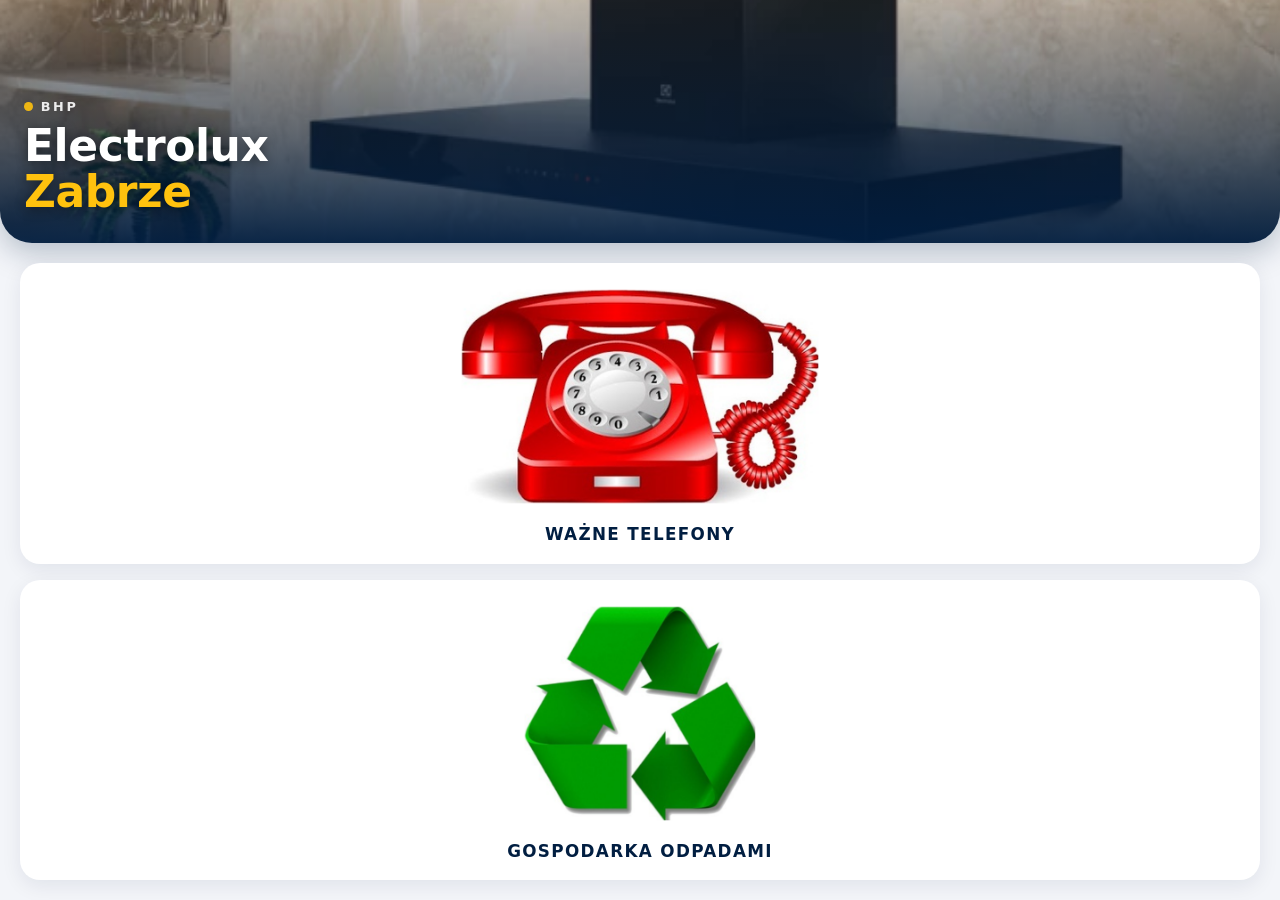
<file: index.html>
<!DOCTYPE html>
<html lang="pl">
<head>
  <meta charset="UTF-8">
  <meta name="viewport" content="width=device-width, initial-scale=1.0, viewport-fit=cover">
  <meta name="theme-color" content="#011e41">
  <meta name="apple-mobile-web-app-capable" content="yes">
  <meta name="mobile-web-app-capable" content="yes">
  <meta name="apple-mobile-web-app-status-bar-style" content="black-translucent">
  <title>PLB Zabrze – BHP</title>
  <link rel="stylesheet" href="css/style.css">
</head>
<body class="home">
  <header class="hero">
    <div class="hero__brand"><span class="hero__dot"></span>BHP</div>
    <h1>Electrolux<br><span>Zabrze</span></h1>
  </header>

  <nav class="tiles">
    <a class="tile" href="telefony.html">
      <img src="img/ikona-telefony.png" alt="">
      <span class="tile__label">Ważne telefony</span>
    </a>
    <a class="tile" href="odpady.html">
      <img src="img/ikona-odpady.png" alt="">
      <span class="tile__label">Gospodarka odpadami</span>
    </a>
  </nav>
</body>
</html>
</file>
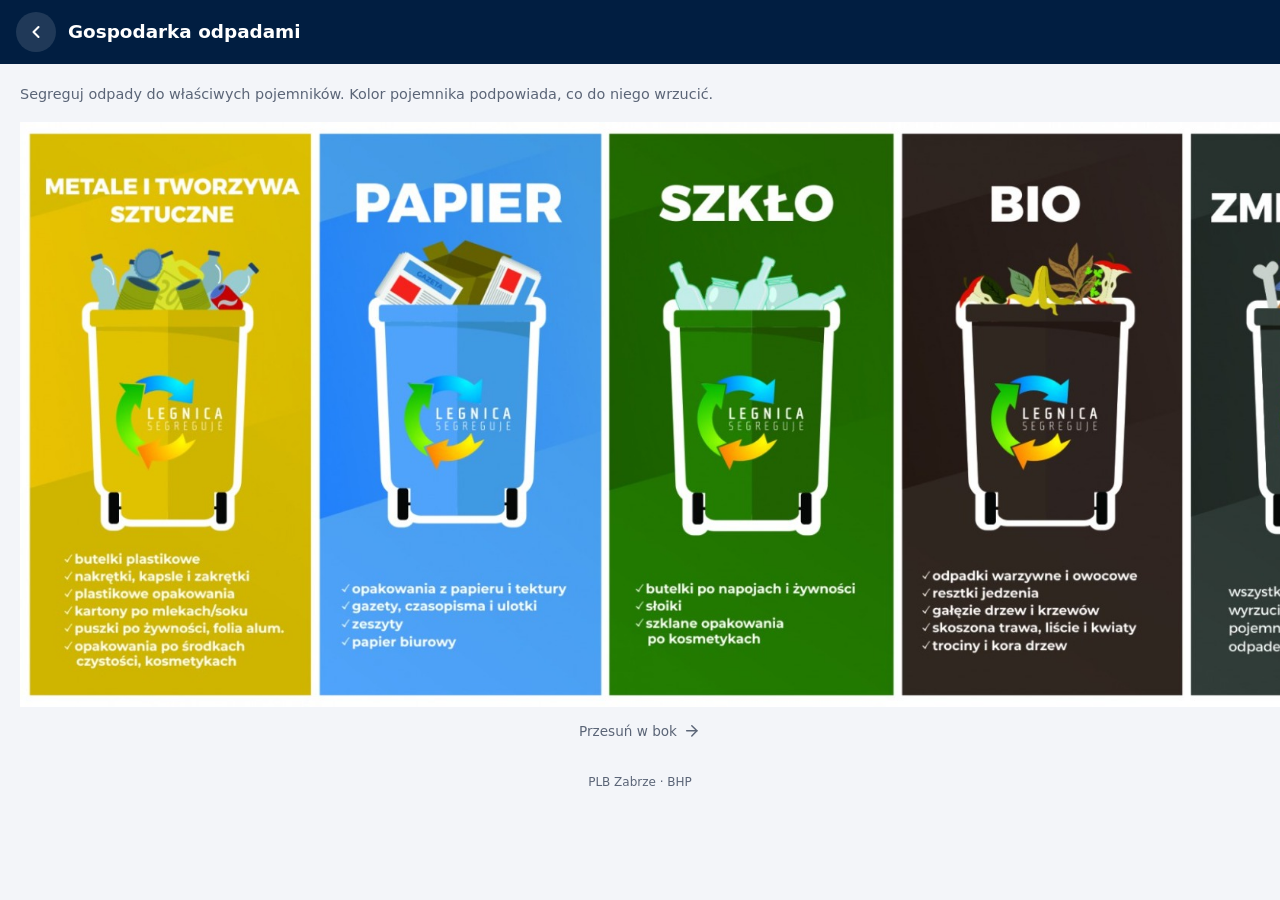
<file: odpady.html>
<!DOCTYPE html>
<html lang="pl">
<head>
  <meta charset="UTF-8">
  <meta name="viewport" content="width=device-width, initial-scale=1.0, viewport-fit=cover">
  <meta name="theme-color" content="#011e41">
  <meta name="apple-mobile-web-app-capable" content="yes">
  <meta name="mobile-web-app-capable" content="yes">
  <meta name="apple-mobile-web-app-status-bar-style" content="black-translucent">
  <title>Gospodarka odpadami – PLB Zabrze</title>
  <link rel="stylesheet" href="css/style.css">
</head>
<body>
  <header class="topbar">
    <a class="topbar__back" href="index.html" aria-label="Wróć">
      <svg viewBox="0 0 24 24" fill="none" stroke="currentColor" stroke-width="2.5" stroke-linecap="round" stroke-linejoin="round" aria-hidden="true"><path d="m15 18-6-6 6-6"/></svg>
    </a>
    <h1>Gospodarka odpadami</h1>
  </header>

  <p class="page-intro">Segreguj odpady do właściwych pojemników. Kolor pojemnika podpowiada, co do niego wrzucić.</p>

  <div class="scroller">
    <img src="img/odpady.jpg" alt="Zasady segregacji: metale i tworzywa sztuczne (żółty), papier (niebieski), szkło (zielony), bio (brązowy), zmieszane (czarny)">
  </div>

  <div class="swipe-hint">
    Przesuń w bok
    <svg viewBox="0 0 24 24" fill="none" stroke="currentColor" stroke-width="2" stroke-linecap="round" stroke-linejoin="round" aria-hidden="true"><path d="M5 12h14"/><path d="m12 5 7 7-7 7"/></svg>
  </div>

  <p class="footer">PLB Zabrze · BHP</p>
</body>
</html>
</file>
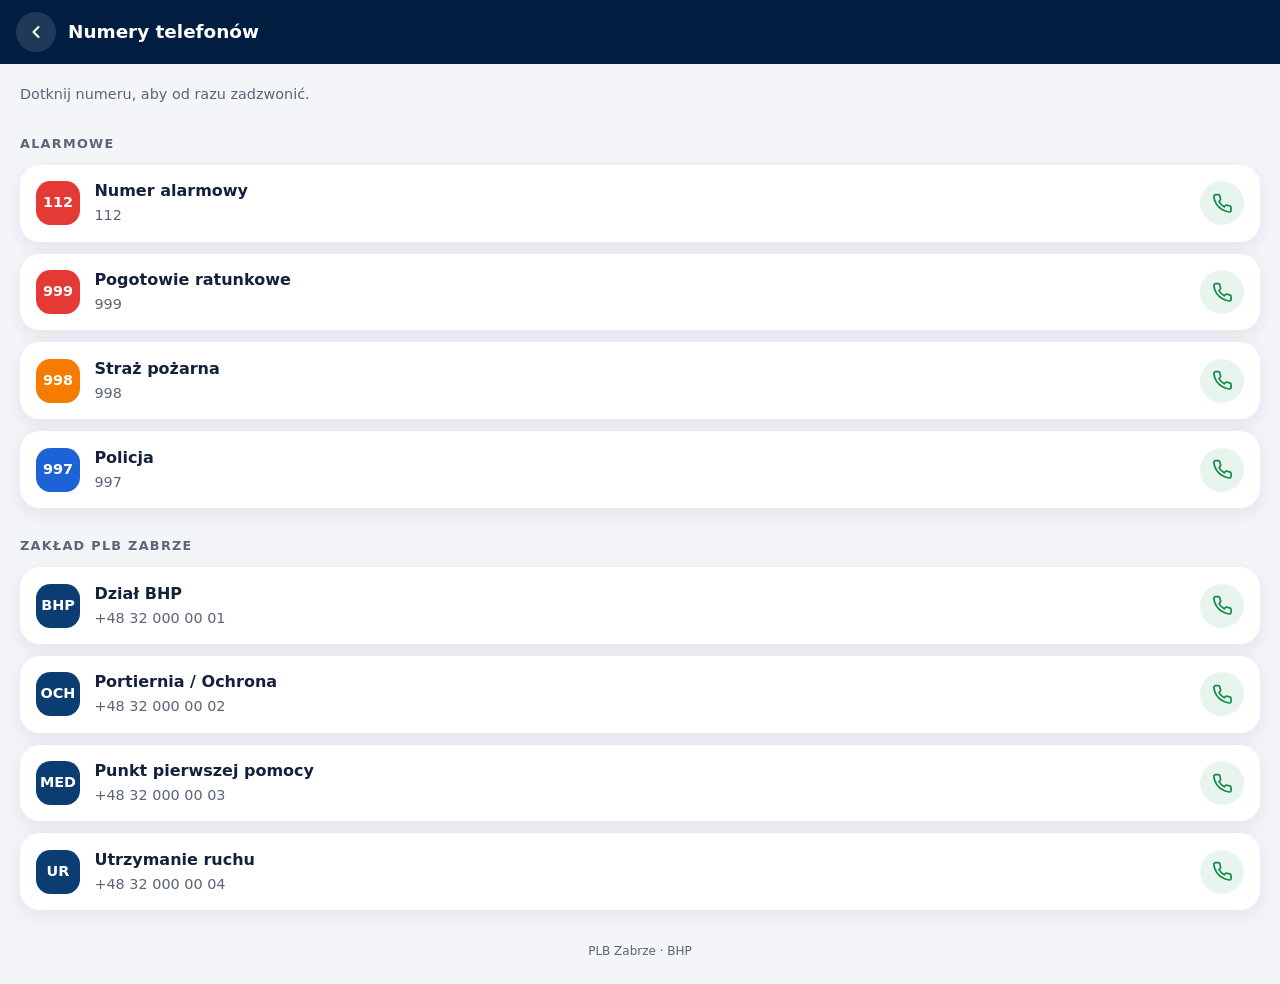
<file: telefony.html>
<!DOCTYPE html>
<html lang="pl">
<head>
  <meta charset="UTF-8">
  <meta name="viewport" content="width=device-width, initial-scale=1.0, viewport-fit=cover">
  <meta name="theme-color" content="#011e41">
  <meta name="apple-mobile-web-app-capable" content="yes">
  <meta name="mobile-web-app-capable" content="yes">
  <meta name="apple-mobile-web-app-status-bar-style" content="black-translucent">
  <title>Numery telefonów – PLB Zabrze</title>
  <link rel="stylesheet" href="css/style.css">
</head>
<body>
  <header class="topbar">
    <a class="topbar__back" href="index.html" aria-label="Wróć">
      <svg viewBox="0 0 24 24" fill="none" stroke="currentColor" stroke-width="2.5" stroke-linecap="round" stroke-linejoin="round" aria-hidden="true"><path d="m15 18-6-6 6-6"/></svg>
    </a>
    <h1>Numery telefonów</h1>
  </header>

  <p class="page-intro">Dotknij numeru, aby od razu zadzwonić.</p>

  <h2 class="section-title">Alarmowe</h2>
  <div class="contact-list">
    <a class="contact" href="tel:112">
      <span class="contact__badge contact__badge--red">112</span>
      <span class="contact__body">
        <span class="contact__name">Numer alarmowy</span><br>
        <span class="contact__number">112</span>
      </span>
      <span class="contact__call"><svg viewBox="0 0 24 24" fill="none" stroke="currentColor" stroke-width="2" stroke-linecap="round" stroke-linejoin="round" aria-hidden="true"><path d="M22 16.92v3a2 2 0 0 1-2.18 2 19.8 19.8 0 0 1-8.63-3.07 19.5 19.5 0 0 1-6-6 19.8 19.8 0 0 1-3.07-8.67A2 2 0 0 1 4.11 2h3a2 2 0 0 1 2 1.72c.13.96.36 1.9.7 2.81a2 2 0 0 1-.45 2.11L8.09 9.91a16 16 0 0 0 6 6l1.27-1.27a2 2 0 0 1 2.11-.45c.91.34 1.85.57 2.81.7A2 2 0 0 1 22 16.92z"/></svg></span>
    </a>
    <a class="contact" href="tel:999">
      <span class="contact__badge contact__badge--red">999</span>
      <span class="contact__body">
        <span class="contact__name">Pogotowie ratunkowe</span><br>
        <span class="contact__number">999</span>
      </span>
      <span class="contact__call"><svg viewBox="0 0 24 24" fill="none" stroke="currentColor" stroke-width="2" stroke-linecap="round" stroke-linejoin="round" aria-hidden="true"><path d="M22 16.92v3a2 2 0 0 1-2.18 2 19.8 19.8 0 0 1-8.63-3.07 19.5 19.5 0 0 1-6-6 19.8 19.8 0 0 1-3.07-8.67A2 2 0 0 1 4.11 2h3a2 2 0 0 1 2 1.72c.13.96.36 1.9.7 2.81a2 2 0 0 1-.45 2.11L8.09 9.91a16 16 0 0 0 6 6l1.27-1.27a2 2 0 0 1 2.11-.45c.91.34 1.85.57 2.81.7A2 2 0 0 1 22 16.92z"/></svg></span>
    </a>
    <a class="contact" href="tel:998">
      <span class="contact__badge contact__badge--orange">998</span>
      <span class="contact__body">
        <span class="contact__name">Straż pożarna</span><br>
        <span class="contact__number">998</span>
      </span>
      <span class="contact__call"><svg viewBox="0 0 24 24" fill="none" stroke="currentColor" stroke-width="2" stroke-linecap="round" stroke-linejoin="round" aria-hidden="true"><path d="M22 16.92v3a2 2 0 0 1-2.18 2 19.8 19.8 0 0 1-8.63-3.07 19.5 19.5 0 0 1-6-6 19.8 19.8 0 0 1-3.07-8.67A2 2 0 0 1 4.11 2h3a2 2 0 0 1 2 1.72c.13.96.36 1.9.7 2.81a2 2 0 0 1-.45 2.11L8.09 9.91a16 16 0 0 0 6 6l1.27-1.27a2 2 0 0 1 2.11-.45c.91.34 1.85.57 2.81.7A2 2 0 0 1 22 16.92z"/></svg></span>
    </a>
    <a class="contact" href="tel:997">
      <span class="contact__badge contact__badge--blue">997</span>
      <span class="contact__body">
        <span class="contact__name">Policja</span><br>
        <span class="contact__number">997</span>
      </span>
      <span class="contact__call"><svg viewBox="0 0 24 24" fill="none" stroke="currentColor" stroke-width="2" stroke-linecap="round" stroke-linejoin="round" aria-hidden="true"><path d="M22 16.92v3a2 2 0 0 1-2.18 2 19.8 19.8 0 0 1-8.63-3.07 19.5 19.5 0 0 1-6-6 19.8 19.8 0 0 1-3.07-8.67A2 2 0 0 1 4.11 2h3a2 2 0 0 1 2 1.72c.13.96.36 1.9.7 2.81a2 2 0 0 1-.45 2.11L8.09 9.91a16 16 0 0 0 6 6l1.27-1.27a2 2 0 0 1 2.11-.45c.91.34 1.85.57 2.81.7A2 2 0 0 1 22 16.92z"/></svg></span>
    </a>
  </div>

  <!-- Numery przykładowe – zastąpić prawdziwymi przed użyciem -->
  <h2 class="section-title">Zakład PLB Zabrze</h2>
  <div class="contact-list">
    <a class="contact" href="tel:+48320000001">
      <span class="contact__badge">BHP</span>
      <span class="contact__body">
        <span class="contact__name">Dział BHP</span><br>
        <span class="contact__number">+48 32 000 00 01</span>
      </span>
      <span class="contact__call"><svg viewBox="0 0 24 24" fill="none" stroke="currentColor" stroke-width="2" stroke-linecap="round" stroke-linejoin="round" aria-hidden="true"><path d="M22 16.92v3a2 2 0 0 1-2.18 2 19.8 19.8 0 0 1-8.63-3.07 19.5 19.5 0 0 1-6-6 19.8 19.8 0 0 1-3.07-8.67A2 2 0 0 1 4.11 2h3a2 2 0 0 1 2 1.72c.13.96.36 1.9.7 2.81a2 2 0 0 1-.45 2.11L8.09 9.91a16 16 0 0 0 6 6l1.27-1.27a2 2 0 0 1 2.11-.45c.91.34 1.85.57 2.81.7A2 2 0 0 1 22 16.92z"/></svg></span>
    </a>
    <a class="contact" href="tel:+48320000002">
      <span class="contact__badge">OCH</span>
      <span class="contact__body">
        <span class="contact__name">Portiernia / Ochrona</span><br>
        <span class="contact__number">+48 32 000 00 02</span>
      </span>
      <span class="contact__call"><svg viewBox="0 0 24 24" fill="none" stroke="currentColor" stroke-width="2" stroke-linecap="round" stroke-linejoin="round" aria-hidden="true"><path d="M22 16.92v3a2 2 0 0 1-2.18 2 19.8 19.8 0 0 1-8.63-3.07 19.5 19.5 0 0 1-6-6 19.8 19.8 0 0 1-3.07-8.67A2 2 0 0 1 4.11 2h3a2 2 0 0 1 2 1.72c.13.96.36 1.9.7 2.81a2 2 0 0 1-.45 2.11L8.09 9.91a16 16 0 0 0 6 6l1.27-1.27a2 2 0 0 1 2.11-.45c.91.34 1.85.57 2.81.7A2 2 0 0 1 22 16.92z"/></svg></span>
    </a>
    <a class="contact" href="tel:+48320000003">
      <span class="contact__badge">MED</span>
      <span class="contact__body">
        <span class="contact__name">Punkt pierwszej pomocy</span><br>
        <span class="contact__number">+48 32 000 00 03</span>
      </span>
      <span class="contact__call"><svg viewBox="0 0 24 24" fill="none" stroke="currentColor" stroke-width="2" stroke-linecap="round" stroke-linejoin="round" aria-hidden="true"><path d="M22 16.92v3a2 2 0 0 1-2.18 2 19.8 19.8 0 0 1-8.63-3.07 19.5 19.5 0 0 1-6-6 19.8 19.8 0 0 1-3.07-8.67A2 2 0 0 1 4.11 2h3a2 2 0 0 1 2 1.72c.13.96.36 1.9.7 2.81a2 2 0 0 1-.45 2.11L8.09 9.91a16 16 0 0 0 6 6l1.27-1.27a2 2 0 0 1 2.11-.45c.91.34 1.85.57 2.81.7A2 2 0 0 1 22 16.92z"/></svg></span>
    </a>
    <a class="contact" href="tel:+48320000004">
      <span class="contact__badge">UR</span>
      <span class="contact__body">
        <span class="contact__name">Utrzymanie ruchu</span><br>
        <span class="contact__number">+48 32 000 00 04</span>
      </span>
      <span class="contact__call"><svg viewBox="0 0 24 24" fill="none" stroke="currentColor" stroke-width="2" stroke-linecap="round" stroke-linejoin="round" aria-hidden="true"><path d="M22 16.92v3a2 2 0 0 1-2.18 2 19.8 19.8 0 0 1-8.63-3.07 19.5 19.5 0 0 1-6-6 19.8 19.8 0 0 1-3.07-8.67A2 2 0 0 1 4.11 2h3a2 2 0 0 1 2 1.72c.13.96.36 1.9.7 2.81a2 2 0 0 1-.45 2.11L8.09 9.91a16 16 0 0 0 6 6l1.27-1.27a2 2 0 0 1 2.11-.45c.91.34 1.85.57 2.81.7A2 2 0 0 1 22 16.92z"/></svg></span>
    </a>
  </div>

  <p class="footer">PLB Zabrze · BHP</p>
</body>
</html>
</file>
<file: css/style.css>
:root {
  --navy: #011e41;
  --navy-2: #0b3d73;
  --accent: #ffc20e;
  --bg: #f3f5f9;
  --card: #ffffff;
  --text: #14213d;
  --muted: #5b6577;
  --radius: 1.25rem;
  --shadow: 0 6px 20px rgba(1, 30, 65, 0.08);
}

* { margin: 0; padding: 0; box-sizing: border-box; -webkit-tap-highlight-color: transparent; }

html { -webkit-text-size-adjust: 100%; }

body {
  min-height: 100vh;
  min-height: 100dvh;
  font-family: "Segoe UI", system-ui, -apple-system, Roboto, sans-serif;
  background: var(--bg);
  color: var(--text);
  line-height: 1.5;
  padding-bottom: calc(1.5rem + env(safe-area-inset-bottom));
}

a { color: inherit; text-decoration: none; }

/* ---------- Strona główna: jeden ekran bez przewijania ---------- */
body.home {
  height: 100vh;
  height: 100dvh;
  min-height: 0;
  padding-bottom: 0;
  display: flex;
  flex-direction: column;
  overflow: hidden;
}

.hero {
  flex: 0 0 27%;
  display: flex;
  flex-direction: column;
  justify-content: flex-end;
  padding: calc(1rem + env(safe-area-inset-top)) 1.5rem 1.75rem;
  background:
    linear-gradient(180deg, rgba(1, 30, 65, 0.15) 0%, rgba(1, 30, 65, 0.55) 55%, rgba(1, 30, 65, 0.95) 100%),
    url("../img/okap.png") center / cover no-repeat,
    var(--navy);
  color: #fff;
  border-radius: 0 0 2rem 2rem;
  box-shadow: 0 10px 30px rgba(1, 30, 65, 0.25);
}

.hero__brand {
  display: flex;
  align-items: center;
  gap: 0.5rem;
  font-weight: 700;
  font-size: 0.8rem;
  letter-spacing: 0.2em;
  text-transform: uppercase;
  opacity: 0.9;
}

.hero__dot {
  width: 0.55rem;
  height: 0.55rem;
  border-radius: 50%;
  background: var(--accent);
}

.hero h1 {
  margin-top: 0.4rem;
  font-size: clamp(1.75rem, 9vw, 2.75rem);
  font-weight: 800;
  line-height: 1.05;
  letter-spacing: -0.01em;
  text-shadow: 0 2px 12px rgba(0, 0, 0, 0.45);
}

.hero h1 span { color: var(--accent); }

.tiles {
  flex: 1;
  min-height: 0;
  display: grid;
  grid-template-rows: 1fr 1fr;
  gap: 1rem;
  padding: 1.25rem 1.25rem calc(1.25rem + env(safe-area-inset-bottom));
}

.tile {
  min-height: 0;
  display: flex;
  flex-direction: column;
  align-items: center;
  justify-content: center;
  gap: 0.5rem;
  padding: 1rem;
  background: var(--card);
  border-radius: var(--radius);
  box-shadow: var(--shadow);
  transition: transform 0.15s ease, box-shadow 0.15s ease;
}

.tile:active {
  transform: scale(0.97);
  box-shadow: 0 2px 8px rgba(1, 30, 65, 0.12);
}

.tile img {
  flex: 1;
  min-height: 0;
  width: 100%;
  object-fit: contain;
}

.tile__label {
  font-size: 1.05rem;
  font-weight: 800;
  letter-spacing: 0.08em;
  text-transform: uppercase;
  color: var(--navy);
}

/* ---------- Nagłówki sekcji ---------- */
.section-title {
  margin: 1.75rem 1.25rem 0.75rem;
  font-size: 0.8rem;
  font-weight: 700;
  letter-spacing: 0.1em;
  text-transform: uppercase;
  color: var(--muted);
}

.tile__title { font-weight: 700; font-size: 1.05rem; line-height: 1.2; }
.tile__sub { font-size: 0.8rem; color: var(--muted); }

/* ---------- Podstrony ---------- */
.topbar {
  position: sticky;
  top: 0;
  z-index: 10;
  display: flex;
  align-items: center;
  gap: 0.75rem;
  padding: calc(0.75rem + env(safe-area-inset-top)) 1rem 0.75rem;
  background: var(--navy);
  color: #fff;
}

.topbar__back {
  display: grid;
  place-items: center;
  width: 2.5rem;
  height: 2.5rem;
  border-radius: 50%;
  background: rgba(255, 255, 255, 0.12);
}

.topbar__back svg { width: 1.25rem; height: 1.25rem; }

.topbar h1 { font-size: 1.15rem; font-weight: 700; }

.page-intro {
  margin: 1.25rem 1.25rem 0;
  font-size: 0.9rem;
  color: var(--muted);
}

/* ---------- Telefony ---------- */
.contact-list {
  display: flex;
  flex-direction: column;
  gap: 0.75rem;
  padding: 0 1.25rem;
}

.contact {
  display: flex;
  align-items: center;
  gap: 0.9rem;
  padding: 0.9rem 1rem;
  background: var(--card);
  border-radius: var(--radius);
  box-shadow: var(--shadow);
  transition: transform 0.15s ease;
}

.contact:active { transform: scale(0.98); }

.contact__badge {
  flex-shrink: 0;
  display: grid;
  place-items: center;
  width: 2.75rem;
  height: 2.75rem;
  border-radius: 0.9rem;
  font-weight: 800;
  font-size: 0.9rem;
  color: #fff;
  background: var(--navy-2);
}

.contact__badge--red { background: #e53935; }
.contact__badge--orange { background: #f57c00; }
.contact__badge--blue { background: #1e63d6; }

.contact__body { flex: 1; min-width: 0; }
.contact__name { font-weight: 700; }
.contact__number { font-size: 0.9rem; color: var(--muted); }

.contact__call {
  flex-shrink: 0;
  display: grid;
  place-items: center;
  width: 2.75rem;
  height: 2.75rem;
  border-radius: 50%;
  background: #e8f5ee;
  color: #138a4a;
}

.contact__call svg { width: 1.3rem; height: 1.3rem; }

/* ---------- Odpady ---------- */
.scroller {
  margin-top: 1rem;
  overflow-x: auto;
  overscroll-behavior-x: contain;
  -webkit-overflow-scrolling: touch;
  scrollbar-width: none;
}

.scroller::-webkit-scrollbar { display: none; }

.scroller img {
  display: block;
  height: 65vh;
  height: 65dvh;
  width: auto;
  max-width: none;
  padding: 0 1.25rem;
}

.swipe-hint {
  display: flex;
  align-items: center;
  justify-content: center;
  gap: 0.4rem;
  margin-top: 0.9rem;
  font-size: 0.85rem;
  color: var(--muted);
  animation: nudge 1.6s ease-in-out infinite;
}

.swipe-hint svg { width: 1.1rem; height: 1.1rem; }

@keyframes nudge {
  0%, 100% { transform: translateX(0); }
  50% { transform: translateX(6px); }
}

@media (prefers-reduced-motion: reduce) {
  .swipe-hint { animation: none; }
}

.footer {
  margin-top: 2rem;
  text-align: center;
  font-size: 0.75rem;
  color: var(--muted);
}
</file>
